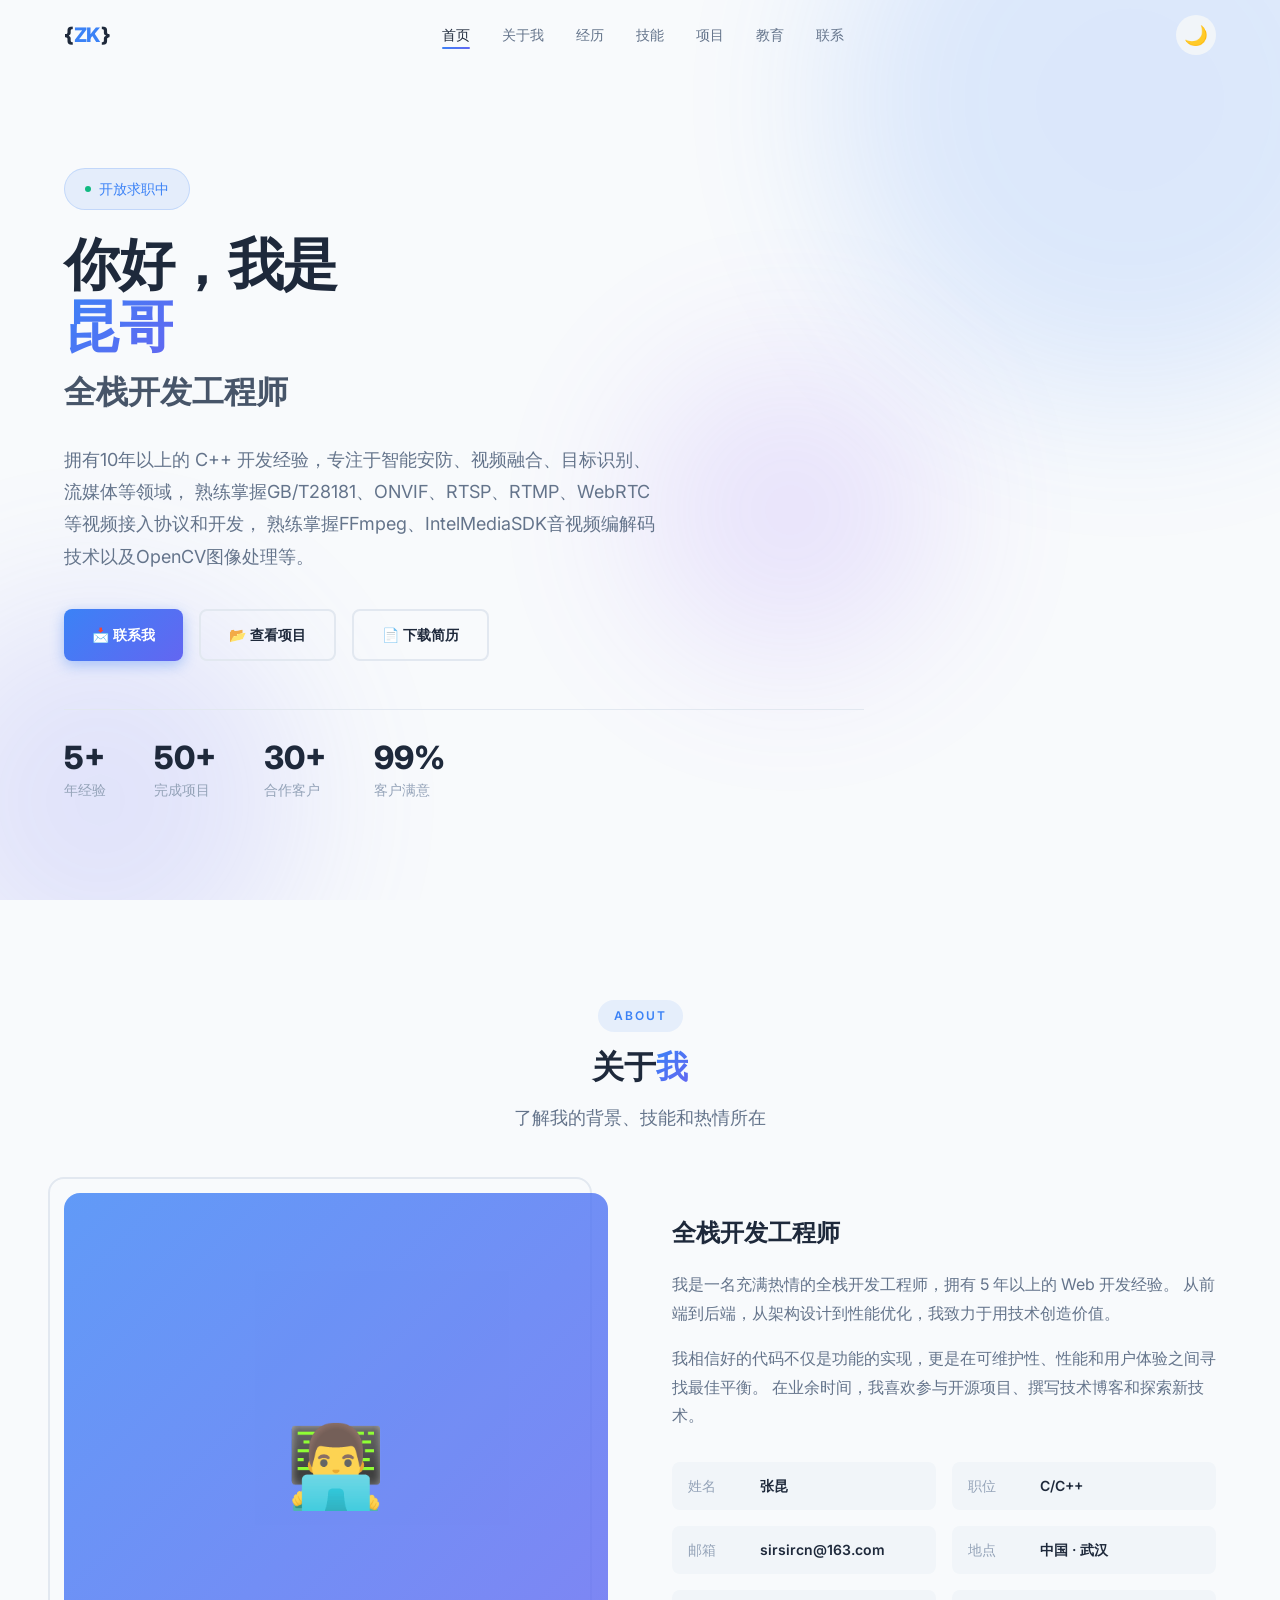
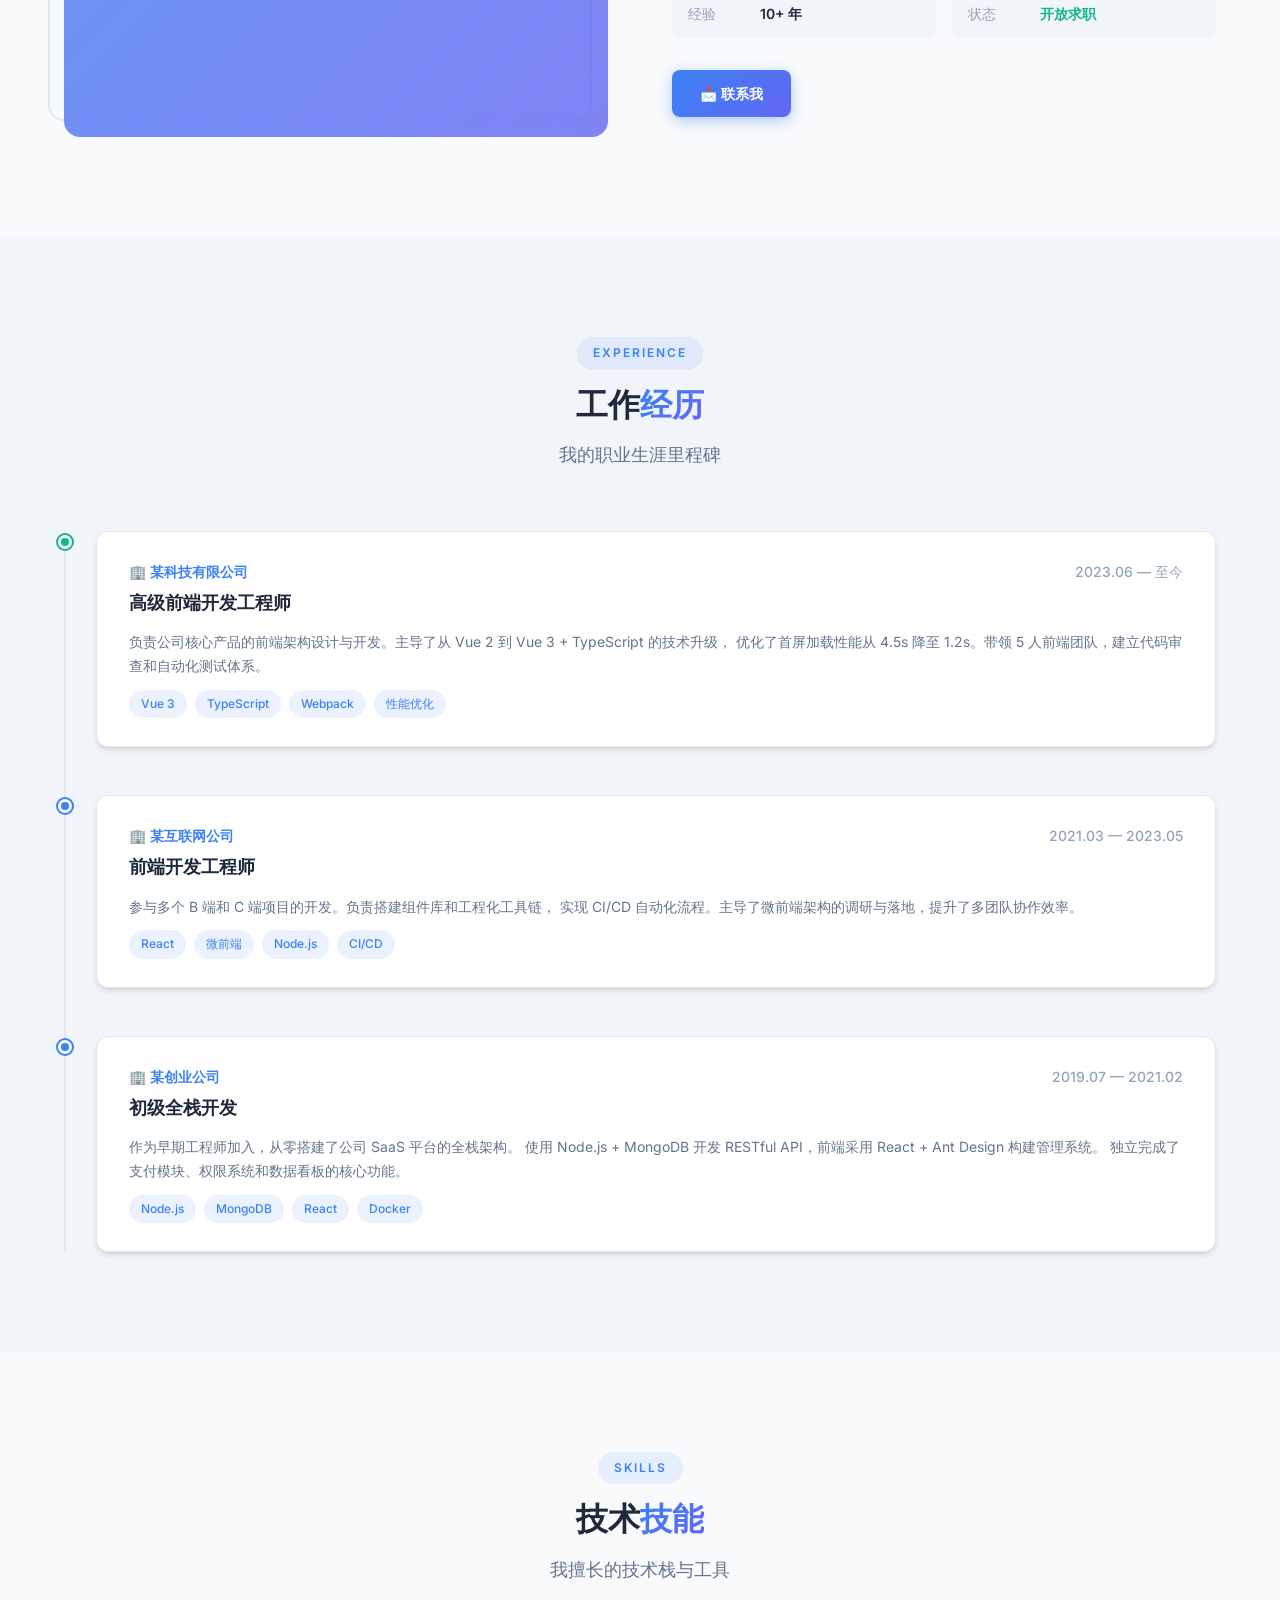
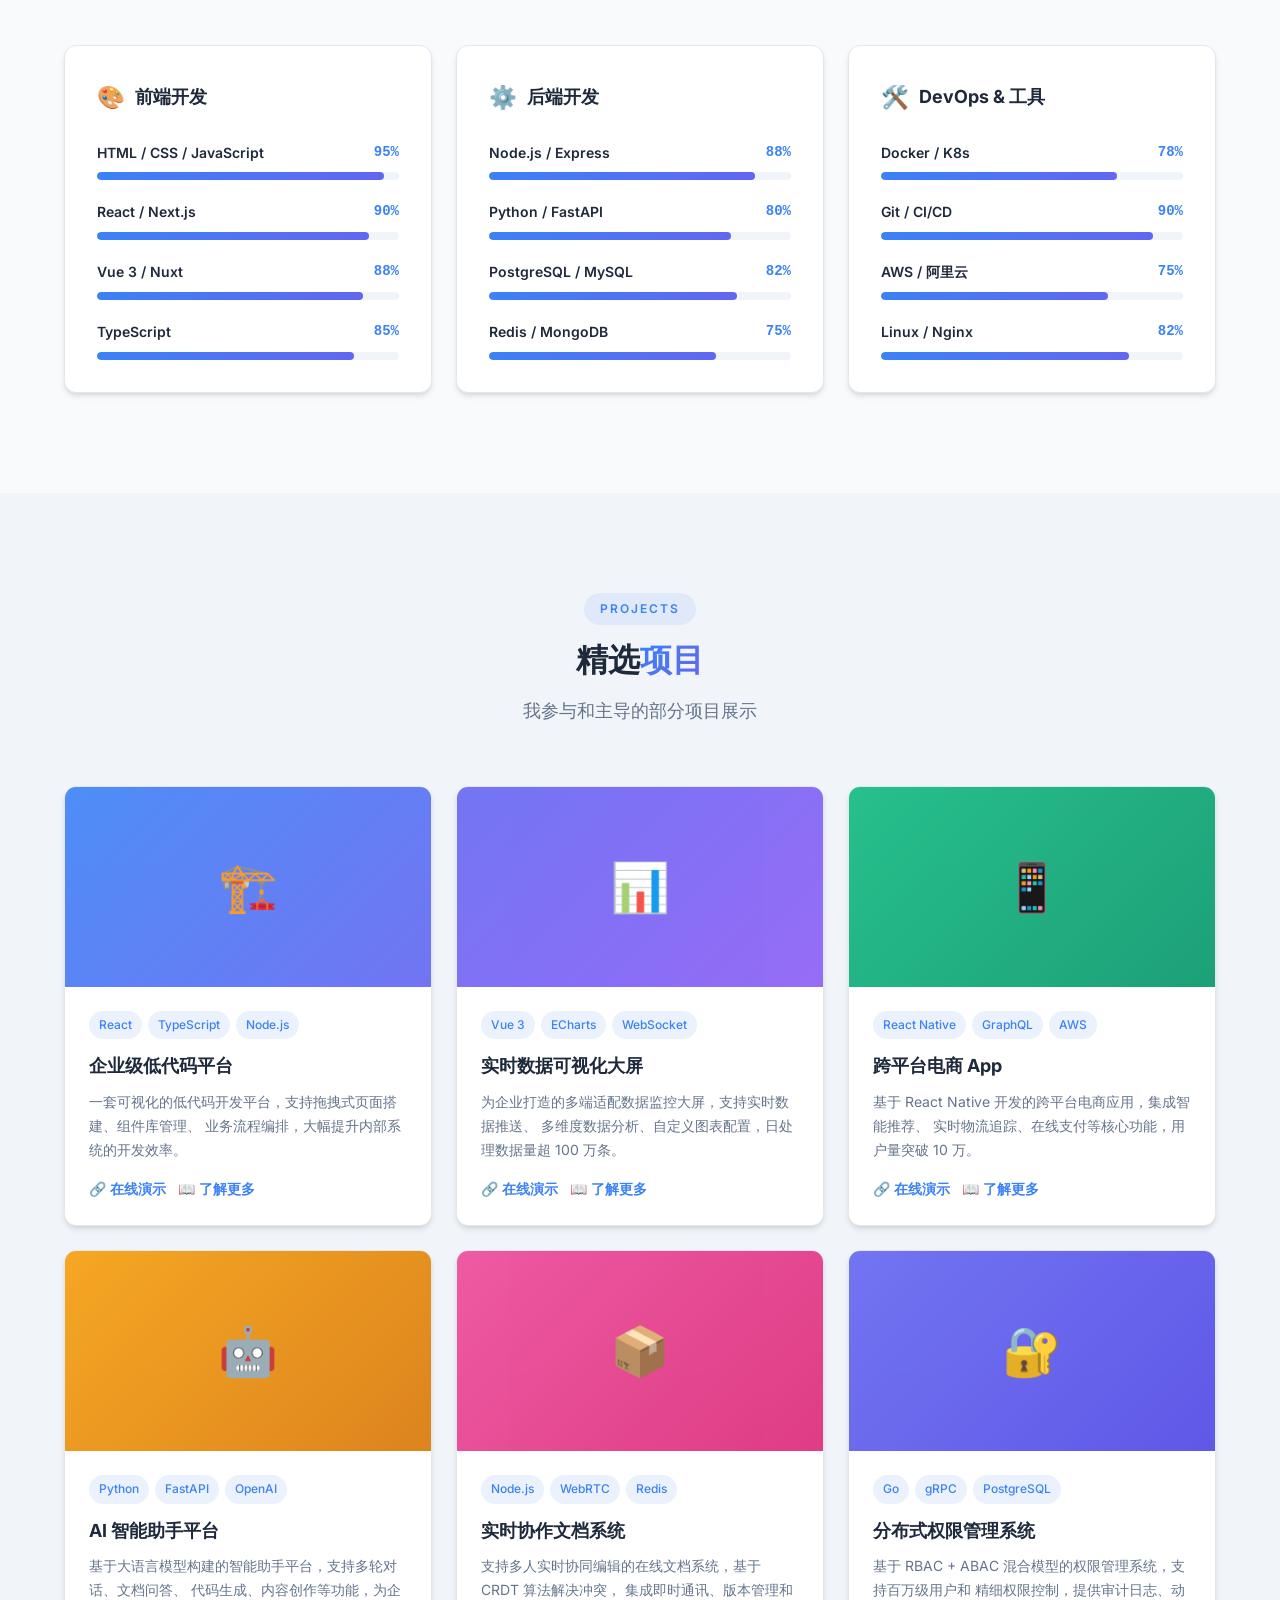
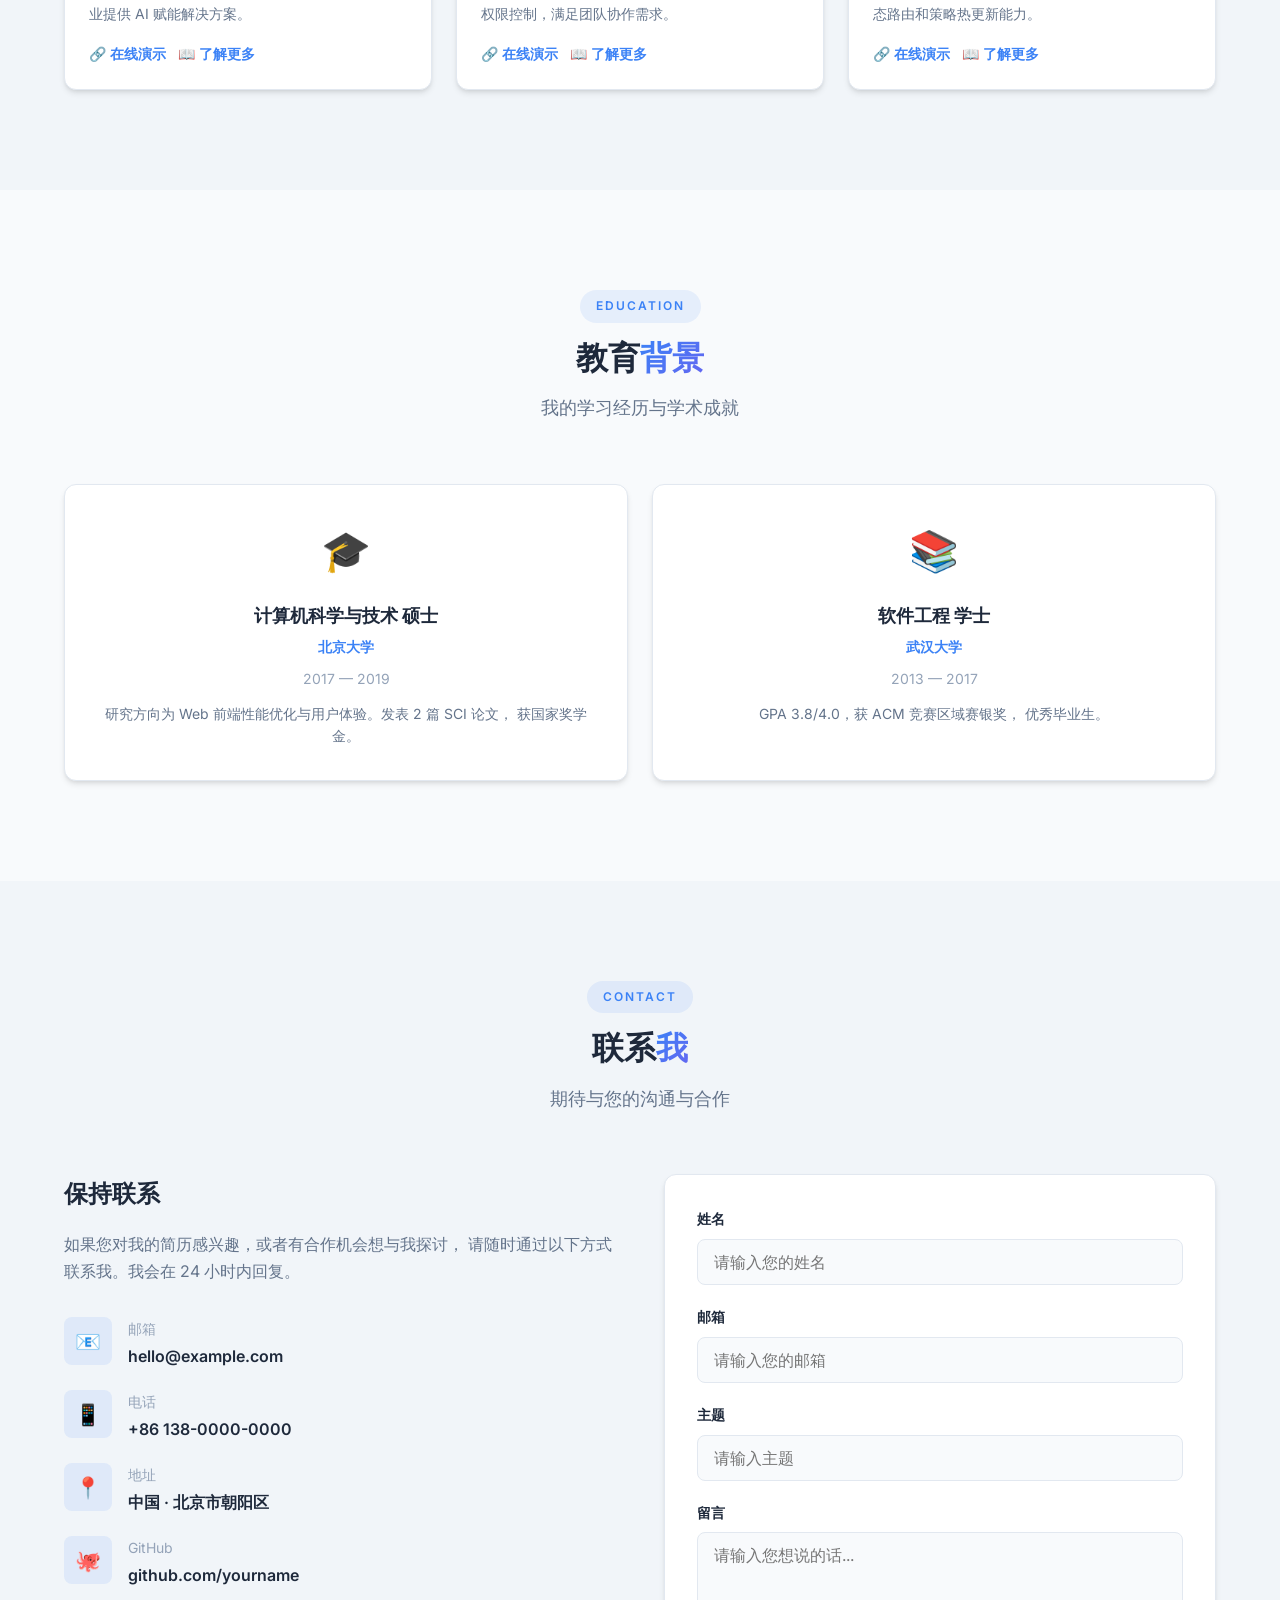
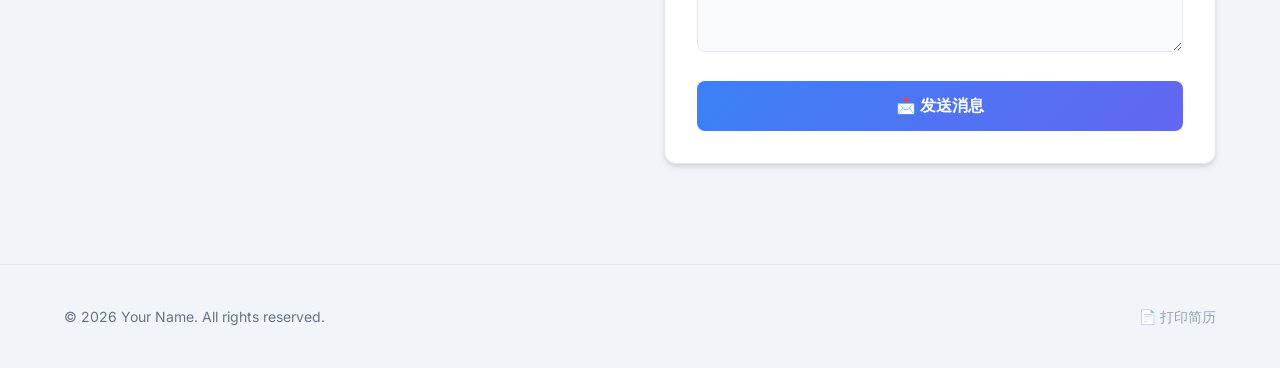
<file: index.html>
<!DOCTYPE html>
<html lang="zh-CN" data-theme="light">
<head>
  <meta charset="UTF-8">
  <meta name="viewport" content="width=device-width, initial-scale=1.0">
  <meta name="description" content="个人简历 - 全栈开发工程师">
  <meta name="keywords" content="个人简历,前端开发,全栈工程师,portfolio">
  <meta name="author" content="Your Name">
  <meta property="og:title" content="个人简历 | 全栈开发工程师">
  <meta property="og:description" content="一个精美的个人简历网站">
  <meta property="og:type" content="website">
  <title>个人简历 | 全栈开发工程师</title>
  <link rel="icon" href="data:image/svg+xml,<svg xmlns='http://www.w3.org/2000/svg' viewBox='0 0 100 100'><text y='.9em' font-size='90'>👨‍💻</text></svg>">

  <!-- Fonts: Inter -->
  <link rel="preconnect" href="https://fonts.googleapis.com">
  <link rel="preconnect" href="https://fonts.gstatic.com" crossorigin>
  <link href="https://fonts.googleapis.com/css2?family=Inter:wght@300;400;500;600;700;800&display=swap" rel="stylesheet">

  <!-- Styles -->
  <link rel="stylesheet" href="assets/css/style.css">
</head>
<body>

  <!-- ============================================
       Header / Navigation
       ============================================ -->
  <header class="header" id="header">
    <div class="container">
      <a href="#" class="logo">{<span>ZK</span>}</a>
      <nav>
        <ul class="nav-list" id="nav-list">
          <li><a href="#hero" class="active">首页</a></li>
          <li><a href="#about">关于我</a></li>
          <li><a href="#experience">经历</a></li>
          <li><a href="#skills">技能</a></li>
          <li><a href="#projects">项目</a></li>
          <li><a href="#education">教育</a></li>
          <li><a href="#contact">联系</a></li>
        </ul>
      </nav>
      <div class="header-actions">
        <button class="theme-toggle" id="theme-toggle" aria-label="切换主题">🌙</button>
        <div class="hamburger" id="hamburger">
          <span></span>
          <span></span>
          <span></span>
        </div>
      </div>
    </div>
  </header>

  <!-- ============================================
       Hero Section
       ============================================ -->
  <section class="hero" id="hero">
    <div class="hero-bg">
      <div class="gradient-orb"></div>
      <div class="gradient-orb"></div>
      <div class="gradient-orb"></div>
    </div>
    <div class="container">
      <div class="hero-content fade-in">
        <div class="hero-badge">
          <span class="dot"></span>
          开放求职中
        </div>
        <h1 class="hero-title">
          你好，我是<br>
          <span class="gradient-text">昆哥</span>
        </h1>
        <h2 class="hero-title-2">
          <span id="typewriter" data-phrases='["全栈开发工程师", "前端架构师", "开源爱好者", "终身学习者"]'></span>
        </h2>
        <p class="hero-desc">
          拥有10年以上的 C++ 开发经验，专注于智能安防、视频融合、目标识别、流媒体等领域，
		  熟练掌握GB/T28181、ONVIF、RTSP、RTMP、WebRTC等视频接入协议和开发，
		  熟练掌握FFmpeg、IntelMediaSDK音视频编解码技术以及OpenCV图像处理等。
        </p>
        <div class="hero-actions">
          <a href="#contact" class="btn btn-primary">
            📩 联系我
          </a>
          <a href="#projects" class="btn btn-outline">
            📂 查看项目
          </a>
          <a href="#" class="btn btn-outline" onclick="window.print()">
            📄 下载简历
          </a>
        </div>
        <div class="hero-stats">
          <div class="stat-item fade-in" style="transition-delay:0.1s">
            <div class="stat-number">5+</div>
            <div class="stat-label">年经验</div>
          </div>
          <div class="stat-item fade-in" style="transition-delay:0.2s">
            <div class="stat-number">50+</div>
            <div class="stat-label">完成项目</div>
          </div>
          <div class="stat-item fade-in" style="transition-delay:0.3s">
            <div class="stat-number">30+</div>
            <div class="stat-label">合作客户</div>
          </div>
          <div class="stat-item fade-in" style="transition-delay:0.4s">
            <div class="stat-number">99%</div>
            <div class="stat-label">客户满意</div>
          </div>
        </div>
      </div>
    </div>
  </section>

  <!-- ============================================
       About Section
       ============================================ -->
  <section class="section" id="about">
    <div class="container">
      <div class="section-header fade-in">
        <span class="section-tag">About</span>
        <h2 class="section-title">关于<span class="gradient-text">我</span></h2>
        <p class="section-subtitle">了解我的背景、技能和热情所在</p>
      </div>
      <div class="about-grid">
        <div class="about-image-wrapper fade-in-left">
          <div class="about-image-placeholder">
            👨‍💻
          </div>
        </div>
        <div class="about-content fade-in-right">
          <h3>全栈开发工程师</h3>
          <p>
            我是一名充满热情的全栈开发工程师，拥有 5 年以上的 Web 开发经验。
            从前端到后端，从架构设计到性能优化，我致力于用技术创造价值。
          </p>
          <p>
            我相信好的代码不仅是功能的实现，更是在可维护性、性能和用户体验之间寻找最佳平衡。
            在业余时间，我喜欢参与开源项目、撰写技术博客和探索新技术。
          </p>
          <div class="about-details">
            <div class="about-detail-item">
              <span class="label">姓名</span>
              <span class="value">张昆</span>
            </div>
            <div class="about-detail-item">
              <span class="label">职位</span>
              <span class="value">C/C++</span>
            </div>
            <div class="about-detail-item">
              <span class="label">邮箱</span>
              <span class="value">sirsircn@163.com</span>
            </div>
            <div class="about-detail-item">
              <span class="label">地点</span>
              <span class="value">中国 · 武汉</span>
            </div>
            <div class="about-detail-item">
              <span class="label">经验</span>
              <span class="value">10+ 年</span>
            </div>
            <div class="about-detail-item">
              <span class="label">状态</span>
              <span class="value" style="color:var(--color-success)">开放求职</span>
            </div>
          </div>
          <a href="#contact" class="btn btn-primary">📩 联系我</a>
        </div>
      </div>
    </div>
  </section>

  <!-- ============================================
       Experience Section
       ============================================ -->
  <section class="section" id="experience" style="background:var(--color-bg-alt)">
    <div class="container">
      <div class="section-header fade-in">
        <span class="section-tag">Experience</span>
        <h2 class="section-title">工作<span class="gradient-text">经历</span></h2>
        <p class="section-subtitle">我的职业生涯里程碑</p>
      </div>
      <div class="timeline">
        <!-- Item 1 -->
        <div class="timeline-item current fade-in">
          <div class="timeline-dot"></div>
          <div class="timeline-content">
            <div class="timeline-header">
              <div>
                <span class="timeline-company">🏢 某科技有限公司</span>
                <h3 class="timeline-title">高级前端开发工程师</h3>
              </div>
              <span class="timeline-date">2023.06 — 至今</span>
            </div>
            <p class="timeline-desc">
              负责公司核心产品的前端架构设计与开发。主导了从 Vue 2 到 Vue 3 + TypeScript 的技术升级，
              优化了首屏加载性能从 4.5s 降至 1.2s。带领 5 人前端团队，建立代码审查和自动化测试体系。
            </p>
            <div class="timeline-tags">
              <span class="timeline-tag">Vue 3</span>
              <span class="timeline-tag">TypeScript</span>
              <span class="timeline-tag">Webpack</span>
              <span class="timeline-tag">性能优化</span>
            </div>
          </div>
        </div>

        <!-- Item 2 -->
        <div class="timeline-item fade-in">
          <div class="timeline-dot"></div>
          <div class="timeline-content">
            <div class="timeline-header">
              <div>
                <span class="timeline-company">🏢 某互联网公司</span>
                <h3 class="timeline-title">前端开发工程师</h3>
              </div>
              <span class="timeline-date">2021.03 — 2023.05</span>
            </div>
            <p class="timeline-desc">
              参与多个 B 端和 C 端项目的开发。负责搭建组件库和工程化工具链，
              实现 CI/CD 自动化流程。主导了微前端架构的调研与落地，提升了多团队协作效率。
            </p>
            <div class="timeline-tags">
              <span class="timeline-tag">React</span>
              <span class="timeline-tag">微前端</span>
              <span class="timeline-tag">Node.js</span>
              <span class="timeline-tag">CI/CD</span>
            </div>
          </div>
        </div>

        <!-- Item 3 -->
        <div class="timeline-item fade-in">
          <div class="timeline-dot"></div>
          <div class="timeline-content">
            <div class="timeline-header">
              <div>
                <span class="timeline-company">🏢 某创业公司</span>
                <h3 class="timeline-title">初级全栈开发</h3>
              </div>
              <span class="timeline-date">2019.07 — 2021.02</span>
            </div>
            <p class="timeline-desc">
              作为早期工程师加入，从零搭建了公司 SaaS 平台的全栈架构。
              使用 Node.js + MongoDB 开发 RESTful API，前端采用 React + Ant Design 构建管理系统。
              独立完成了支付模块、权限系统和数据看板的核心功能。
            </p>
            <div class="timeline-tags">
              <span class="timeline-tag">Node.js</span>
              <span class="timeline-tag">MongoDB</span>
              <span class="timeline-tag">React</span>
              <span class="timeline-tag">Docker</span>
            </div>
          </div>
        </div>
      </div>
    </div>
  </section>

  <!-- ============================================
       Skills Section
       ============================================ -->
  <section class="section" id="skills">
    <div class="container">
      <div class="section-header fade-in">
        <span class="section-tag">Skills</span>
        <h2 class="section-title">技术<span class="gradient-text">技能</span></h2>
        <p class="section-subtitle">我擅长的技术栈与工具</p>
      </div>
      <div class="skills-grid">
        <!-- 前端 -->
        <div class="skill-category fade-in">
          <div class="skill-category-title">
            <span class="icon">🎨</span> 前端开发
          </div>
          <div class="skill-item">
            <div class="skill-info">
              <span class="skill-name">HTML / CSS / JavaScript</span>
              <span class="skill-percent">95%</span>
            </div>
            <div class="skill-bar">
              <div class="skill-bar-fill" data-width="95%"></div>
            </div>
          </div>
          <div class="skill-item">
            <div class="skill-info">
              <span class="skill-name">React / Next.js</span>
              <span class="skill-percent">90%</span>
            </div>
            <div class="skill-bar">
              <div class="skill-bar-fill" data-width="90%"></div>
            </div>
          </div>
          <div class="skill-item">
            <div class="skill-info">
              <span class="skill-name">Vue 3 / Nuxt</span>
              <span class="skill-percent">88%</span>
            </div>
            <div class="skill-bar">
              <div class="skill-bar-fill" data-width="88%"></div>
            </div>
          </div>
          <div class="skill-item">
            <div class="skill-info">
              <span class="skill-name">TypeScript</span>
              <span class="skill-percent">85%</span>
            </div>
            <div class="skill-bar">
              <div class="skill-bar-fill" data-width="85%"></div>
            </div>
          </div>
        </div>

        <!-- 后端 -->
        <div class="skill-category fade-in" style="transition-delay:0.15s">
          <div class="skill-category-title">
            <span class="icon">⚙️</span> 后端开发
          </div>
          <div class="skill-item">
            <div class="skill-info">
              <span class="skill-name">Node.js / Express</span>
              <span class="skill-percent">88%</span>
            </div>
            <div class="skill-bar">
              <div class="skill-bar-fill" data-width="88%"></div>
            </div>
          </div>
          <div class="skill-item">
            <div class="skill-info">
              <span class="skill-name">Python / FastAPI</span>
              <span class="skill-percent">80%</span>
            </div>
            <div class="skill-bar">
              <div class="skill-bar-fill" data-width="80%"></div>
            </div>
          </div>
          <div class="skill-item">
            <div class="skill-info">
              <span class="skill-name">PostgreSQL / MySQL</span>
              <span class="skill-percent">82%</span>
            </div>
            <div class="skill-bar">
              <div class="skill-bar-fill" data-width="82%"></div>
            </div>
          </div>
          <div class="skill-item">
            <div class="skill-info">
              <span class="skill-name">Redis / MongoDB</span>
              <span class="skill-percent">75%</span>
            </div>
            <div class="skill-bar">
              <div class="skill-bar-fill" data-width="75%"></div>
            </div>
          </div>
        </div>

        <!-- DevOps & 工具 -->
        <div class="skill-category fade-in" style="transition-delay:0.3s">
          <div class="skill-category-title">
            <span class="icon">🛠️</span> DevOps & 工具
          </div>
          <div class="skill-item">
            <div class="skill-info">
              <span class="skill-name">Docker / K8s</span>
              <span class="skill-percent">78%</span>
            </div>
            <div class="skill-bar">
              <div class="skill-bar-fill" data-width="78%"></div>
            </div>
          </div>
          <div class="skill-item">
            <div class="skill-info">
              <span class="skill-name">Git / CI/CD</span>
              <span class="skill-percent">90%</span>
            </div>
            <div class="skill-bar">
              <div class="skill-bar-fill" data-width="90%"></div>
            </div>
          </div>
          <div class="skill-item">
            <div class="skill-info">
              <span class="skill-name">AWS / 阿里云</span>
              <span class="skill-percent">75%</span>
            </div>
            <div class="skill-bar">
              <div class="skill-bar-fill" data-width="75%"></div>
            </div>
          </div>
          <div class="skill-item">
            <div class="skill-info">
              <span class="skill-name">Linux / Nginx</span>
              <span class="skill-percent">82%</span>
            </div>
            <div class="skill-bar">
              <div class="skill-bar-fill" data-width="82%"></div>
            </div>
          </div>
        </div>
      </div>
    </div>
  </section>

  <!-- ============================================
       Projects Section
       ============================================ -->
  <section class="section" id="projects" style="background:var(--color-bg-alt)">
    <div class="container">
      <div class="section-header fade-in">
        <span class="section-tag">Projects</span>
        <h2 class="section-title">精选<span class="gradient-text">项目</span></h2>
        <p class="section-subtitle">我参与和主导的部分项目展示</p>
      </div>
      <div class="projects-grid">
        <!-- Project 1 -->
        <div class="project-card fade-in">
          <div class="project-image">🏗️</div>
          <div class="project-body">
            <div class="project-tags">
              <span class="project-tag">React</span>
              <span class="project-tag">TypeScript</span>
              <span class="project-tag">Node.js</span>
            </div>
            <h3 class="project-title">企业级低代码平台</h3>
            <p class="project-desc">
              一套可视化的低代码开发平台，支持拖拽式页面搭建、组件库管理、
              业务流程编排，大幅提升内部系统的开发效率。
            </p>
            <div class="project-links">
              <a href="#" class="project-link">🔗 在线演示</a>
              <a href="#" class="project-link">📖 了解更多</a>
            </div>
          </div>
        </div>

        <!-- Project 2 -->
        <div class="project-card fade-in" style="transition-delay:0.1s">
          <div class="project-image" style="background:var(--color-accent-gradient-2)">📊</div>
          <div class="project-body">
            <div class="project-tags">
              <span class="project-tag">Vue 3</span>
              <span class="project-tag">ECharts</span>
              <span class="project-tag">WebSocket</span>
            </div>
            <h3 class="project-title">实时数据可视化大屏</h3>
            <p class="project-desc">
              为企业打造的多端适配数据监控大屏，支持实时数据推送、
              多维度数据分析、自定义图表配置，日处理数据量超 100 万条。
            </p>
            <div class="project-links">
              <a href="#" class="project-link">🔗 在线演示</a>
              <a href="#" class="project-link">📖 了解更多</a>
            </div>
          </div>
        </div>

        <!-- Project 3 -->
        <div class="project-card fade-in" style="transition-delay:0.2s">
          <div class="project-image" style="background:linear-gradient(135deg, #10b981, #059669)">📱</div>
          <div class="project-body">
            <div class="project-tags">
              <span class="project-tag">React Native</span>
              <span class="project-tag">GraphQL</span>
              <span class="project-tag">AWS</span>
            </div>
            <h3 class="project-title">跨平台电商 App</h3>
            <p class="project-desc">
              基于 React Native 开发的跨平台电商应用，集成智能推荐、
              实时物流追踪、在线支付等核心功能，用户量突破 10 万。
            </p>
            <div class="project-links">
              <a href="#" class="project-link">🔗 在线演示</a>
              <a href="#" class="project-link">📖 了解更多</a>
            </div>
          </div>
        </div>

        <!-- Project 4 -->
        <div class="project-card fade-in">
          <div class="project-image" style="background:linear-gradient(135deg, #f59e0b, #d97706)">🤖</div>
          <div class="project-body">
            <div class="project-tags">
              <span class="project-tag">Python</span>
              <span class="project-tag">FastAPI</span>
              <span class="project-tag">OpenAI</span>
            </div>
            <h3 class="project-title">AI 智能助手平台</h3>
            <p class="project-desc">
              基于大语言模型构建的智能助手平台，支持多轮对话、文档问答、
              代码生成、内容创作等功能，为企业提供 AI 赋能解决方案。
            </p>
            <div class="project-links">
              <a href="#" class="project-link">🔗 在线演示</a>
              <a href="#" class="project-link">📖 了解更多</a>
            </div>
          </div>
        </div>

        <!-- Project 5 -->
        <div class="project-card fade-in" style="transition-delay:0.1s">
          <div class="project-image" style="background:linear-gradient(135deg, #ec4899, #db2777)">📦</div>
          <div class="project-body">
            <div class="project-tags">
              <span class="project-tag">Node.js</span>
              <span class="project-tag">WebRTC</span>
              <span class="project-tag">Redis</span>
            </div>
            <h3 class="project-title">实时协作文档系统</h3>
            <p class="project-desc">
              支持多人实时协同编辑的在线文档系统，基于 CRDT 算法解决冲突，
              集成即时通讯、版本管理和权限控制，满足团队协作需求。
            </p>
            <div class="project-links">
              <a href="#" class="project-link">🔗 在线演示</a>
              <a href="#" class="project-link">📖 了解更多</a>
            </div>
          </div>
        </div>

        <!-- Project 6 -->
        <div class="project-card fade-in" style="transition-delay:0.2s">
          <div class="project-image" style="background:linear-gradient(135deg, #6366f1, #4f46e5)">🔐</div>
          <div class="project-body">
            <div class="project-tags">
              <span class="project-tag">Go</span>
              <span class="project-tag">gRPC</span>
              <span class="project-tag">PostgreSQL</span>
            </div>
            <h3 class="project-title">分布式权限管理系统</h3>
            <p class="project-desc">
              基于 RBAC + ABAC 混合模型的权限管理系统，支持百万级用户和
              精细权限控制，提供审计日志、动态路由和策略热更新能力。
            </p>
            <div class="project-links">
              <a href="#" class="project-link">🔗 在线演示</a>
              <a href="#" class="project-link">📖 了解更多</a>
            </div>
          </div>
        </div>
      </div>
    </div>
  </section>

  <!-- ============================================
       Education Section
       ============================================ -->
  <section class="section" id="education">
    <div class="container">
      <div class="section-header fade-in">
        <span class="section-tag">Education</span>
        <h2 class="section-title">教育<span class="gradient-text">背景</span></h2>
        <p class="section-subtitle">我的学习经历与学术成就</p>
      </div>
      <div class="education-grid">
        <div class="education-card fade-in">
          <div class="education-icon">🎓</div>
          <h3 class="education-degree">计算机科学与技术 硕士</h3>
          <p class="education-school">北京大学</p>
          <p class="education-date">2017 — 2019</p>
          <p class="education-desc">
            研究方向为 Web 前端性能优化与用户体验。发表 2 篇 SCI 论文，
            获国家奖学金。
          </p>
        </div>
        <div class="education-card fade-in" style="transition-delay:0.15s">
          <div class="education-icon">📚</div>
          <h3 class="education-degree">软件工程 学士</h3>
          <p class="education-school">武汉大学</p>
          <p class="education-date">2013 — 2017</p>
          <p class="education-desc">
             GPA 3.8/4.0，获 ACM 竞赛区域赛银奖，
            优秀毕业生。
          </p>
        </div>
      </div>
    </div>
  </section>

  <!-- ============================================
       Contact Section
       ============================================ -->
  <section class="section" id="contact" style="background:var(--color-bg-alt)">
    <div class="container">
      <div class="section-header fade-in">
        <span class="section-tag">Contact</span>
        <h2 class="section-title">联系<span class="gradient-text">我</span></h2>
        <p class="section-subtitle">期待与您的沟通与合作</p>
      </div>
      <div class="contact-grid">
        <div class="contact-info fade-in-left">
          <h3>保持联系</h3>
          <p>
            如果您对我的简历感兴趣，或者有合作机会想与我探讨，
            请随时通过以下方式联系我。我会在 24 小时内回复。
          </p>
          <div class="contact-items">
            <div class="contact-item">
              <div class="contact-item-icon">📧</div>
              <div>
                <div class="contact-item-label">邮箱</div>
                <div class="contact-item-value">hello@example.com</div>
              </div>
            </div>
            <div class="contact-item">
              <div class="contact-item-icon">📱</div>
              <div>
                <div class="contact-item-label">电话</div>
                <div class="contact-item-value">+86 138-0000-0000</div>
              </div>
            </div>
            <div class="contact-item">
              <div class="contact-item-icon">📍</div>
              <div>
                <div class="contact-item-label">地址</div>
                <div class="contact-item-value">中国 · 北京市朝阳区</div>
              </div>
            </div>
            <div class="contact-item">
              <div class="contact-item-icon">🐙</div>
              <div>
                <div class="contact-item-label">GitHub</div>
                <div class="contact-item-value">github.com/yourname</div>
              </div>
            </div>
          </div>
        </div>
        <form class="contact-form fade-in-right" id="contact-form">
          <div class="form-group">
            <label for="form-name">姓名</label>
            <input type="text" id="form-name" placeholder="请输入您的姓名" required>
          </div>
          <div class="form-group">
            <label for="form-email">邮箱</label>
            <input type="email" id="form-email" placeholder="请输入您的邮箱" required>
          </div>
          <div class="form-group">
            <label for="form-subject">主题</label>
            <input type="text" id="form-subject" placeholder="请输入主题">
          </div>
          <div class="form-group">
            <label for="form-message">留言</label>
            <textarea id="form-message" placeholder="请输入您想说的话..." required></textarea>
          </div>
          <button type="submit" class="submit-btn">📩 发送消息</button>
        </form>
      </div>
    </div>
  </section>

  <!-- ============================================
       Footer
       ============================================ -->
  <footer class="footer">
    <div class="container">
      <div class="footer-text">
        &copy; 2026 Your Name. All rights reserved.
      </div>
      <div class="footer-links">
        <a href="#" onclick="window.print()">📄 打印简历</a>
      </div>
    </div>
  </footer>

  <!-- ============================================
       Scripts
       ============================================ -->
  <script src="assets/js/access-control.js"></script>
  <script src="assets/js/main.js"></script>

</body>
</html>
</file>
<file: assets/css/style.css>
/* ============================================
   个人简历网站 - 主样式表
   版本: 1.0.0
   ============================================ */

/* ---- CSS Reset & Base ---- */
*, *::before, *::after {
  margin: 0;
  padding: 0;
  box-sizing: border-box;
}

:root {
  /* ---- Light Theme (Default) ---- */
  --color-primary: #0f172a;
  --color-primary-light: #1e293b;
  --color-secondary: #475569;
  --color-accent: #3b82f6;
  --color-accent-hover: #2563eb;
  --color-accent-gradient: linear-gradient(135deg, #3b82f6, #6366f1);
  --color-accent-gradient-2: linear-gradient(135deg, #6366f1, #8b5cf6);
  --color-bg: #f8fafc;
  --color-bg-alt: #f1f5f9;
  --color-bg-card: #ffffff;
  --color-text: #1e293b;
  --color-text-secondary: #64748b;
  --color-text-muted: #94a3b8;
  --color-border: #e2e8f0;
  --color-border-light: #f1f5f9;
  --color-success: #10b981;
  --color-warning: #f59e0b;
  --color-error: #ef4444;
  --color-overlay: rgba(15, 23, 42, 0.7);

  /* Shadows */
  --shadow-sm: 0 1px 2px rgba(0, 0, 0, 0.05);
  --shadow-md: 0 4px 6px -1px rgba(0, 0, 0, 0.1), 0 2px 4px -2px rgba(0, 0, 0, 0.1);
  --shadow-lg: 0 10px 15px -3px rgba(0, 0, 0, 0.1), 0 4px 6px -4px rgba(0, 0, 0, 0.1);
  --shadow-xl: 0 20px 25px -5px rgba(0, 0, 0, 0.1), 0 8px 10px -6px rgba(0, 0, 0, 0.1);

  /* Layout */
  --max-width: 1200px;
  --header-height: 70px;
  --border-radius: 12px;
  --border-radius-sm: 8px;
  --border-radius-lg: 16px;
  --border-radius-xl: 24px;

  /* Typography */
  --font-sans: 'Inter', -apple-system, BlinkMacSystemFont, 'Segoe UI', Roboto, sans-serif;
  --font-mono: 'JetBrains Mono', 'Fira Code', 'Cascadia Code', monospace;
  --font-size-xs: 0.75rem;
  --font-size-sm: 0.875rem;
  --font-size-base: 1rem;
  --font-size-lg: 1.125rem;
  --font-size-xl: 1.25rem;
  --font-size-2xl: 1.5rem;
  --font-size-3xl: 2rem;
  --font-size-4xl: 2.5rem;
  --font-size-5xl: 3.5rem;

  /* Transitions */
  --transition-fast: 0.2s ease;
  --transition-base: 0.3s ease;
  --transition-slow: 0.5s ease;
}

/* ---- Dark Theme ---- */
[data-theme="dark"] {
  --color-primary: #f8fafc;
  --color-primary-light: #e2e8f0;
  --color-secondary: #94a3b8;
  --color-accent: #60a5fa;
  --color-accent-hover: #93c5fd;
  --color-accent-gradient: linear-gradient(135deg, #60a5fa, #818cf8);
  --color-accent-gradient-2: linear-gradient(135deg, #818cf8, #a78bfa);
  --color-bg: #0f172a;
  --color-bg-alt: #1e293b;
  --color-bg-card: #1e293b;
  --color-text: #f1f5f9;
  --color-text-secondary: #94a3b8;
  --color-text-muted: #64748b;
  --color-border: #334155;
  --color-border-light: #1e293b;
  --color-overlay: rgba(0, 0, 0, 0.8);
  --shadow-sm: 0 1px 2px rgba(0, 0, 0, 0.3);
  --shadow-md: 0 4px 6px -1px rgba(0, 0, 0, 0.4);
  --shadow-lg: 0 10px 15px -3px rgba(0, 0, 0, 0.4);
  --shadow-xl: 0 20px 25px -5px rgba(0, 0, 0, 0.4);
}

/* ---- Base Elements ---- */
html {
  scroll-behavior: smooth;
  font-size: 16px;
}

body {
  font-family: var(--font-sans);
  background-color: var(--color-bg);
  color: var(--color-text);
  line-height: 1.7;
  -webkit-font-smoothing: antialiased;
  -moz-osx-font-smoothing: grayscale;
  overflow-x: hidden;
}

a {
  color: var(--color-accent);
  text-decoration: none;
  transition: color var(--transition-fast);
}

a:hover {
  color: var(--color-accent-hover);
}

img {
  max-width: 100%;
  height: auto;
  display: block;
}

ul, ol {
  list-style: none;
}

button {
  cursor: pointer;
  font-family: inherit;
  border: none;
  background: none;
}

input, textarea, select {
  font-family: inherit;
  font-size: inherit;
}

/* ---- Typography Utilities ---- */
.gradient-text {
  background: var(--color-accent-gradient);
  -webkit-background-clip: text;
  -webkit-text-fill-color: transparent;
  background-clip: text;
}

.gradient-text-2 {
  background: var(--color-accent-gradient-2);
  -webkit-background-clip: text;
  -webkit-text-fill-color: transparent;
  background-clip: text;
}

/* ---- Scrollbar ---- */
::-webkit-scrollbar {
  width: 8px;
}

::-webkit-scrollbar-track {
  background: var(--color-bg-alt);
}

::-webkit-scrollbar-thumb {
  background: var(--color-text-muted);
  border-radius: 4px;
}

::-webkit-scrollbar-thumb:hover {
  background: var(--color-secondary);
}

/* ---- Selection ---- */
::selection {
  background: var(--color-accent);
  color: #fff;
}

/* ============================================
   Utility Classes
   ============================================ */
.container {
  width: 100%;
  max-width: var(--max-width);
  margin: 0 auto;
  padding: 0 24px;
}

.section {
  padding: 100px 0;
}

.section-header {
  text-align: center;
  margin-bottom: 60px;
}

.section-tag {
  display: inline-block;
  font-size: var(--font-size-xs);
  font-weight: 600;
  letter-spacing: 2px;
  text-transform: uppercase;
  color: var(--color-accent);
  background: color-mix(in srgb, var(--color-accent) 10%, transparent);
  padding: 6px 16px;
  border-radius: 100px;
  margin-bottom: 16px;
}

.section-title {
  font-size: var(--font-size-3xl);
  font-weight: 800;
  line-height: 1.2;
  margin-bottom: 16px;
}

.section-subtitle {
  font-size: var(--font-size-lg);
  color: var(--color-text-secondary);
  max-width: 600px;
  margin: 0 auto;
}

.btn {
  display: inline-flex;
  align-items: center;
  gap: 8px;
  padding: 12px 28px;
  border-radius: var(--border-radius-sm);
  font-weight: 600;
  font-size: var(--font-size-sm);
  transition: all var(--transition-base);
  position: relative;
  overflow: hidden;
}

.btn-primary {
  background: var(--color-accent-gradient);
  color: #fff;
  box-shadow: 0 4px 14px color-mix(in srgb, var(--color-accent) 40%, transparent);
}

.btn-primary:hover {
  transform: translateY(-2px);
  box-shadow: 0 6px 20px color-mix(in srgb, var(--color-accent) 50%, transparent);
  color: #fff;
}

.btn-outline {
  border: 2px solid var(--color-border);
  color: var(--color-text);
  background: transparent;
}

.btn-outline:hover {
  border-color: var(--color-accent);
  color: var(--color-accent);
  transform: translateY(-2px);
}

.btn-sm {
  padding: 8px 20px;
  font-size: var(--font-size-xs);
}

/* ---- Access Denied Overlay ---- */
.access-overlay {
  position: fixed;
  inset: 0;
  z-index: 99999;
  background: var(--color-bg);
  display: flex;
  align-items: center;
  justify-content: center;
  padding: 24px;
  opacity: 0;
  visibility: hidden;
  transition: all var(--transition-base);
}

.access-overlay.active {
  opacity: 1;
  visibility: visible;
}

.access-denied-card {
  text-align: center;
  max-width: 480px;
  padding: 48px;
  background: var(--color-bg-card);
  border-radius: var(--border-radius-lg);
  box-shadow: var(--shadow-xl);
  border: 1px solid var(--color-border);
}

.access-denied-card .icon {
  font-size: 64px;
  margin-bottom: 24px;
  display: block;
}

.access-denied-card h2 {
  font-size: var(--font-size-2xl);
  margin-bottom: 12px;
  color: var(--color-text);
}

.access-denied-card p {
  color: var(--color-text-secondary);
  margin-bottom: 24px;
  line-height: 1.6;
}

/* ============================================
   Header / Navigation
   ============================================ */
.header {
  position: fixed;
  top: 0;
  left: 0;
  right: 0;
  z-index: 1000;
  height: var(--header-height);
  background: transparent;
  transition: all var(--transition-base);
}

.header.scrolled {
  background: color-mix(in srgb, var(--color-bg-card) 85%, transparent);
  backdrop-filter: blur(20px);
  -webkit-backdrop-filter: blur(20px);
  box-shadow: var(--shadow-sm);
  border-bottom: 1px solid var(--color-border);
}

.header .container {
  display: flex;
  align-items: center;
  justify-content: space-between;
  height: 100%;
}

.logo {
  font-size: var(--font-size-xl);
  font-weight: 800;
  color: var(--color-text);
  letter-spacing: -0.5px;
}

.logo span {
  color: var(--color-accent);
}

.nav-list {
  display: flex;
  align-items: center;
  gap: 32px;
}

.nav-list a {
  font-size: var(--font-size-sm);
  font-weight: 500;
  color: var(--color-text-secondary);
  position: relative;
  padding: 4px 0;
  transition: color var(--transition-fast);
}

.nav-list a::after {
  content: '';
  position: absolute;
  bottom: -2px;
  left: 0;
  width: 0;
  height: 2px;
  background: var(--color-accent-gradient);
  transition: width var(--transition-base);
  border-radius: 1px;
}

.nav-list a:hover,
.nav-list a.active {
  color: var(--color-text);
}

.nav-list a:hover::after,
.nav-list a.active::after {
  width: 100%;
}

.theme-toggle {
  display: flex;
  align-items: center;
  justify-content: center;
  width: 40px;
  height: 40px;
  border-radius: 50%;
  font-size: 1.2rem;
  color: var(--color-text-secondary);
  transition: all var(--transition-fast);
  background: var(--color-bg-alt);
}

.theme-toggle:hover {
  color: var(--color-text);
  background: var(--color-border);
}

.hamburger {
  display: none;
  flex-direction: column;
  gap: 5px;
  padding: 4px;
  cursor: pointer;
}

.hamburger span {
  width: 24px;
  height: 2px;
  background: var(--color-text);
  border-radius: 2px;
  transition: all var(--transition-fast);
}

.hamburger.active span:nth-child(1) {
  transform: rotate(45deg) translate(5px, 5px);
}

.hamburger.active span:nth-child(2) {
  opacity: 0;
}

.hamburger.active span:nth-child(3) {
  transform: rotate(-45deg) translate(5px, -5px);
}

/* ============================================
   Hero Section
   ============================================ */
.hero {
  min-height: 100vh;
  display: flex;
  align-items: center;
  position: relative;
  overflow: hidden;
  padding-top: var(--header-height);
}

.hero-bg {
  position: absolute;
  inset: 0;
  overflow: hidden;
  z-index: 0;
}

.hero-bg .gradient-orb {
  position: absolute;
  border-radius: 50%;
  filter: blur(80px);
  opacity: 0.15;
  animation: orbFloat 20s ease-in-out infinite;
}

.hero-bg .gradient-orb:nth-child(1) {
  width: 600px;
  height: 600px;
  background: #3b82f6;
  top: -200px;
  right: -150px;
}

.hero-bg .gradient-orb:nth-child(2) {
  width: 400px;
  height: 400px;
  background: #6366f1;
  bottom: -100px;
  left: -100px;
  animation-delay: -7s;
}

.hero-bg .gradient-orb:nth-child(3) {
  width: 300px;
  height: 300px;
  background: #8b5cf6;
  top: 40%;
  left: 50%;
  animation-delay: -14s;
}

.hero .container {
  position: relative;
  z-index: 1;
}

.hero-content {
  max-width: 800px;
}

.hero-badge {
  display: inline-flex;
  align-items: center;
  gap: 8px;
  font-size: var(--font-size-sm);
  font-weight: 500;
  color: var(--color-accent);
  background: color-mix(in srgb, var(--color-accent) 10%, transparent);
  padding: 8px 20px;
  border-radius: 100px;
  margin-bottom: 24px;
  border: 1px solid color-mix(in srgb, var(--color-accent) 20%, transparent);
}

.hero-badge .dot {
  width: 6px;
  height: 6px;
  border-radius: 50%;
  background: var(--color-success);
  animation: pulse 2s ease-in-out infinite;
}

.hero-title {
  font-size: var(--font-size-5xl);
  font-weight: 800;
  line-height: 1.1;
  margin-bottom: 8px;
  letter-spacing: -1.5px;
}

.hero-title-2 {
  font-size: var(--font-size-3xl);
  font-weight: 700;
  color: var(--color-secondary);
  margin-bottom: 24px;
}

.hero-desc {
  font-size: var(--font-size-lg);
  color: var(--color-text-secondary);
  max-width: 600px;
  line-height: 1.8;
  margin-bottom: 36px;
}

.hero-actions {
  display: flex;
  gap: 16px;
  flex-wrap: wrap;
  margin-bottom: 48px;
}

.hero-stats {
  display: flex;
  gap: 48px;
  padding-top: 32px;
  border-top: 1px solid var(--color-border);
}

.stat-item .stat-number {
  font-size: var(--font-size-3xl);
  font-weight: 800;
  color: var(--color-text);
  line-height: 1;
  margin-bottom: 4px;
}

.stat-item .stat-label {
  font-size: var(--font-size-sm);
  color: var(--color-text-muted);
  font-weight: 500;
}

/* ============================================
   About Section
   ============================================ */
.about-grid {
  display: grid;
  grid-template-columns: 1fr 1fr;
  gap: 64px;
  align-items: center;
}

.about-image-wrapper {
  position: relative;
}

.about-image-placeholder {
  width: 100%;
  aspect-ratio: 1;
  border-radius: var(--border-radius-lg);
  background: var(--color-accent-gradient);
  display: flex;
  align-items: center;
  justify-content: center;
  font-size: 80px;
  opacity: 0.8;
}

.about-image-wrapper::before {
  content: '';
  position: absolute;
  top: -16px;
  left: -16px;
  right: 16px;
  bottom: 16px;
  border: 2px solid var(--color-border);
  border-radius: var(--border-radius-lg);
  z-index: -1;
}

.about-content h3 {
  font-size: var(--font-size-2xl);
  font-weight: 700;
  margin-bottom: 16px;
}

.about-content p {
  color: var(--color-text-secondary);
  margin-bottom: 16px;
  line-height: 1.8;
}

.about-details {
  display: grid;
  grid-template-columns: 1fr 1fr;
  gap: 16px;
  margin: 32px 0;
}

.about-detail-item {
  display: flex;
  align-items: center;
  gap: 12px;
  padding: 12px 16px;
  background: var(--color-bg-alt);
  border-radius: var(--border-radius-sm);
}

.about-detail-item .label {
  font-size: var(--font-size-sm);
  color: var(--color-text-muted);
  min-width: 60px;
}

.about-detail-item .value {
  font-size: var(--font-size-sm);
  font-weight: 600;
  color: var(--color-text);
}

/* ============================================
   Experience Section
   ============================================ */
.timeline {
  position: relative;
  padding-left: 32px;
}

.timeline::before {
  content: '';
  position: absolute;
  left: 0;
  top: 0;
  bottom: 0;
  width: 2px;
  background: var(--color-border);
}

.timeline-item {
  position: relative;
  padding-bottom: 48px;
}

.timeline-item:last-child {
  padding-bottom: 0;
}

.timeline-dot {
  position: absolute;
  left: -38px;
  top: 4px;
  width: 14px;
  height: 14px;
  border-radius: 50%;
  background: var(--color-accent);
  border: 3px solid var(--color-bg);
  box-shadow: 0 0 0 2px var(--color-accent);
}

.timeline-item.current .timeline-dot {
  background: var(--color-success);
  box-shadow: 0 0 0 2px var(--color-success);
  animation: pulse 2s ease-in-out infinite;
}

.timeline-content {
  background: var(--color-bg-card);
  padding: 28px 32px;
  border-radius: var(--border-radius);
  box-shadow: var(--shadow-md);
  border: 1px solid var(--color-border);
  transition: all var(--transition-base);
}

.timeline-content:hover {
  transform: translateX(4px);
  box-shadow: var(--shadow-lg);
}

.timeline-header {
  display: flex;
  justify-content: space-between;
  align-items: flex-start;
  margin-bottom: 12px;
  flex-wrap: wrap;
  gap: 8px;
}

.timeline-company {
  font-size: var(--font-size-sm);
  color: var(--color-accent);
  font-weight: 600;
  display: block;
  margin-bottom: 4px;
}

.timeline-title {
  font-size: var(--font-size-lg);
  font-weight: 700;
  color: var(--color-text);
}

.timeline-date {
  font-size: var(--font-size-sm);
  color: var(--color-text-muted);
  font-weight: 500;
  white-space: nowrap;
}

.timeline-desc {
  color: var(--color-text-secondary);
  font-size: var(--font-size-sm);
  line-height: 1.7;
}

.timeline-tags {
  display: flex;
  flex-wrap: wrap;
  gap: 8px;
  margin-top: 12px;
}

.timeline-tag {
  font-size: var(--font-size-xs);
  font-weight: 500;
  color: var(--color-accent);
  background: color-mix(in srgb, var(--color-accent) 10%, transparent);
  padding: 4px 12px;
  border-radius: 100px;
}

/* ============================================
   Skills Section
   ============================================ */
.skills-grid {
  display: grid;
  grid-template-columns: repeat(auto-fit, minmax(300px, 1fr));
  gap: 24px;
}

.skill-category {
  background: var(--color-bg-card);
  padding: 32px;
  border-radius: var(--border-radius);
  box-shadow: var(--shadow-md);
  border: 1px solid var(--color-border);
  transition: all var(--transition-base);
}

.skill-category:hover {
  transform: translateY(-4px);
  box-shadow: var(--shadow-lg);
}

.skill-category-title {
  font-size: var(--font-size-lg);
  font-weight: 700;
  margin-bottom: 24px;
  display: flex;
  align-items: center;
  gap: 10px;
}

.skill-category-title .icon {
  font-size: 1.4rem;
}

.skill-item {
  margin-bottom: 20px;
}

.skill-item:last-child {
  margin-bottom: 0;
}

.skill-info {
  display: flex;
  justify-content: space-between;
  margin-bottom: 8px;
  font-size: var(--font-size-sm);
}

.skill-name {
  font-weight: 600;
  color: var(--color-text);
}

.skill-percent {
  color: var(--color-accent);
  font-weight: 600;
  font-family: var(--font-mono);
}

.skill-bar {
  height: 8px;
  background: var(--color-bg-alt);
  border-radius: 100px;
  overflow: hidden;
}

.skill-bar-fill {
  height: 100%;
  border-radius: 100px;
  background: var(--color-accent-gradient);
  width: 0;
  transition: width 1.5s ease;
}

.skill-bar-fill.animated {
  width: var(--skill-width);
}

/* ============================================
   Projects Section
   ============================================ */
.projects-grid {
  display: grid;
  grid-template-columns: repeat(auto-fill, minmax(340px, 1fr));
  gap: 24px;
}

.project-card {
  background: var(--color-bg-card);
  border-radius: var(--border-radius);
  overflow: hidden;
  box-shadow: var(--shadow-md);
  border: 1px solid var(--color-border);
  transition: all var(--transition-base);
}

.project-card:hover {
  transform: translateY(-6px);
  box-shadow: var(--shadow-xl);
  border-color: color-mix(in srgb, var(--color-accent) 30%, transparent);
}

.project-image {
  height: 200px;
  background: var(--color-accent-gradient);
  opacity: 0.9;
  display: flex;
  align-items: center;
  justify-content: center;
  font-size: 48px;
}

.project-body {
  padding: 24px;
}

.project-tags {
  display: flex;
  flex-wrap: wrap;
  gap: 6px;
  margin-bottom: 12px;
}

.project-tag {
  font-size: var(--font-size-xs);
  font-weight: 500;
  color: var(--color-accent);
  background: color-mix(in srgb, var(--color-accent) 10%, transparent);
  padding: 4px 10px;
  border-radius: 100px;
}

.project-title {
  font-size: var(--font-size-lg);
  font-weight: 700;
  margin-bottom: 8px;
  color: var(--color-text);
}

.project-desc {
  font-size: var(--font-size-sm);
  color: var(--color-text-secondary);
  line-height: 1.7;
  margin-bottom: 16px;
}

.project-links {
  display: flex;
  gap: 12px;
}

.project-link {
  font-size: var(--font-size-sm);
  font-weight: 600;
  color: var(--color-accent);
  display: inline-flex;
  align-items: center;
  gap: 4px;
}

.project-link:hover {
  color: var(--color-accent-hover);
}

/* ============================================
   Education Section
   ============================================ */
.education-grid {
  display: grid;
  grid-template-columns: repeat(auto-fit, minmax(300px, 1fr));
  gap: 24px;
}

.education-card {
  background: var(--color-bg-card);
  padding: 32px;
  border-radius: var(--border-radius);
  box-shadow: var(--shadow-md);
  border: 1px solid var(--color-border);
  transition: all var(--transition-base);
  text-align: center;
}

.education-card:hover {
  transform: translateY(-4px);
  box-shadow: var(--shadow-lg);
}

.education-icon {
  font-size: 40px;
  margin-bottom: 16px;
}

.education-degree {
  font-size: var(--font-size-lg);
  font-weight: 700;
  margin-bottom: 4px;
}

.education-school {
  color: var(--color-accent);
  font-weight: 600;
  font-size: var(--font-size-sm);
  margin-bottom: 8px;
}

.education-date {
  font-size: var(--font-size-sm);
  color: var(--color-text-muted);
}

.education-desc {
  font-size: var(--font-size-sm);
  color: var(--color-text-secondary);
  margin-top: 12px;
  line-height: 1.6;
}

/* ============================================
   Contact Section
   ============================================ */
.contact-grid {
  display: grid;
  grid-template-columns: 1fr 1fr;
  gap: 48px;
}

.contact-info h3 {
  font-size: var(--font-size-2xl);
  font-weight: 700;
  margin-bottom: 16px;
}

.contact-info > p {
  color: var(--color-text-secondary);
  margin-bottom: 32px;
}

.contact-items {
  display: flex;
  flex-direction: column;
  gap: 20px;
}

.contact-item {
  display: flex;
  align-items: flex-start;
  gap: 16px;
}

.contact-item-icon {
  width: 48px;
  height: 48px;
  flex-shrink: 0;
  display: flex;
  align-items: center;
  justify-content: center;
  border-radius: var(--border-radius-sm);
  background: color-mix(in srgb, var(--color-accent) 10%, transparent);
  font-size: 1.3rem;
}

.contact-item-label {
  font-size: var(--font-size-sm);
  color: var(--color-text-muted);
  margin-bottom: 2px;
}

.contact-item-value {
  font-weight: 600;
  color: var(--color-text);
}

.contact-form {
  background: var(--color-bg-card);
  padding: 32px;
  border-radius: var(--border-radius);
  box-shadow: var(--shadow-md);
  border: 1px solid var(--color-border);
}

.form-group {
  margin-bottom: 20px;
}

.form-group label {
  display: block;
  font-size: var(--font-size-sm);
  font-weight: 600;
  margin-bottom: 8px;
  color: var(--color-text);
}

.form-group input,
.form-group textarea {
  width: 100%;
  padding: 12px 16px;
  background: var(--color-bg);
  border: 1px solid var(--color-border);
  border-radius: var(--border-radius-sm);
  color: var(--color-text);
  transition: all var(--transition-fast);
  outline: none;
}

.form-group input:focus,
.form-group textarea:focus {
  border-color: var(--color-accent);
  box-shadow: 0 0 0 3px color-mix(in srgb, var(--color-accent) 15%, transparent);
}

.form-group textarea {
  min-height: 120px;
  resize: vertical;
}

.submit-btn {
  width: 100%;
  padding: 14px 28px;
  background: var(--color-accent-gradient);
  color: #fff;
  border: none;
  border-radius: var(--border-radius-sm);
  font-weight: 600;
  font-size: var(--font-size-base);
  transition: all var(--transition-base);
  cursor: pointer;
}

.submit-btn:hover {
  transform: translateY(-2px);
  box-shadow: 0 6px 20px color-mix(in srgb, var(--color-accent) 40%, transparent);
}

/* ============================================
   Footer
   ============================================ */
.footer {
  padding: 40px 0;
  border-top: 1px solid var(--color-border);
  background: var(--color-bg-alt);
}

.footer .container {
  display: flex;
  justify-content: space-between;
  align-items: center;
  flex-wrap: wrap;
  gap: 16px;
}

.footer-text {
  font-size: var(--font-size-sm);
  color: var(--color-text-secondary);
}

.footer-links {
  display: flex;
  gap: 20px;
}

.footer-links a {
  font-size: var(--font-size-sm);
  color: var(--color-text-muted);
  transition: color var(--transition-fast);
}

.footer-links a:hover {
  color: var(--color-accent);
}

/* ============================================
   Scroll Animations
   ============================================ */
.fade-in {
  opacity: 0;
  transform: translateY(30px);
  transition: all 0.8s ease;
}

.fade-in.visible {
  opacity: 1;
  transform: translateY(0);
}

.fade-in-left {
  opacity: 0;
  transform: translateX(-30px);
  transition: all 0.8s ease;
}

.fade-in-left.visible {
  opacity: 1;
  transform: translateX(0);
}

.fade-in-right {
  opacity: 0;
  transform: translateX(30px);
  transition: all 0.8s ease;
}

.fade-in-right.visible {
  opacity: 1;
  transform: translateX(0);
}

.fade-in-scale {
  opacity: 0;
  transform: scale(0.9);
  transition: all 0.8s ease;
}

.fade-in-scale.visible {
  opacity: 1;
  transform: scale(1);
}

/* ---- Animation Keyframes ---- */
@keyframes orbFloat {
  0%, 100% { transform: translate(0, 0) scale(1); }
  25% { transform: translate(50px, -50px) scale(1.1); }
  50% { transform: translate(-30px, 30px) scale(0.9); }
  75% { transform: translate(30px, 50px) scale(1.05); }
}

@keyframes pulse {
  0%, 100% { opacity: 1; transform: scale(1); }
  50% { opacity: 0.5; transform: scale(0.8); }
}

@keyframes slideUp {
  from {
    opacity: 0;
    transform: translateY(20px);
  }
  to {
    opacity: 1;
    transform: translateY(0);
  }
}

/* ============================================
   Responsive Design
   ============================================ */
@media (max-width: 1024px) {
  :root {
    --font-size-5xl: 2.8rem;
    --font-size-4xl: 2.2rem;
  }

  .about-grid {
    gap: 40px;
  }
}

@media (max-width: 768px) {
  :root {
    --font-size-5xl: 2.2rem;
    --font-size-4xl: 1.8rem;
    --font-size-3xl: 1.6rem;
    --header-height: 60px;
  }

  .section {
    padding: 60px 0;
  }

  .nav-list {
    position: fixed;
    top: var(--header-height);
    left: 0;
    right: 0;
    background: var(--color-bg-card);
    flex-direction: column;
    padding: 24px;
    gap: 20px;
    box-shadow: var(--shadow-lg);
    transform: translateY(-120%);
    transition: transform var(--transition-base);
    border-bottom: 1px solid var(--color-border);
  }

  .nav-list.open {
    transform: translateY(0);
  }

  .hamburger {
    display: flex;
  }

  .hero-stats {
    gap: 24px;
    flex-wrap: wrap;
  }

  .about-grid {
    grid-template-columns: 1fr;
    gap: 32px;
  }

  .about-image-wrapper {
    max-width: 300px;
    margin: 0 auto;
  }

  .about-details {
    grid-template-columns: 1fr;
  }

  .contact-grid {
    grid-template-columns: 1fr;
  }

  .projects-grid {
    grid-template-columns: 1fr;
  }

  .footer .container {
    flex-direction: column;
    text-align: center;
  }
}

@media (max-width: 480px) {
  .hero-title {
    font-size: 1.8rem;
  }

  .hero-actions {
    flex-direction: column;
  }

  .hero-actions .btn {
    width: 100%;
    justify-content: center;
  }

  .timeline-content {
    padding: 20px;
  }

  .skills-grid {
    grid-template-columns: 1fr;
  }
}

/* ============================================
   Print Styles
   ============================================ */
@media print {
  .header,
  .theme-toggle,
  .hero-bg,
  .hamburger,
  .contact-form,
  .footer {
    display: none !important;
  }

  .hero {
    min-height: auto;
    padding: 40px 0;
  }

  .section {
    padding: 30px 0;
    page-break-inside: avoid;
  }

  .timeline-content {
    box-shadow: none;
    border: 1px solid #ddd;
  }

  .skill-bar-fill {
    width: var(--skill-width) !important;
  }

  .project-card {
    box-shadow: none;
    border: 1px solid #ddd;
  }

  .education-card {
    box-shadow: none;
    border: 1px solid #ddd;
  }
}
</file>
